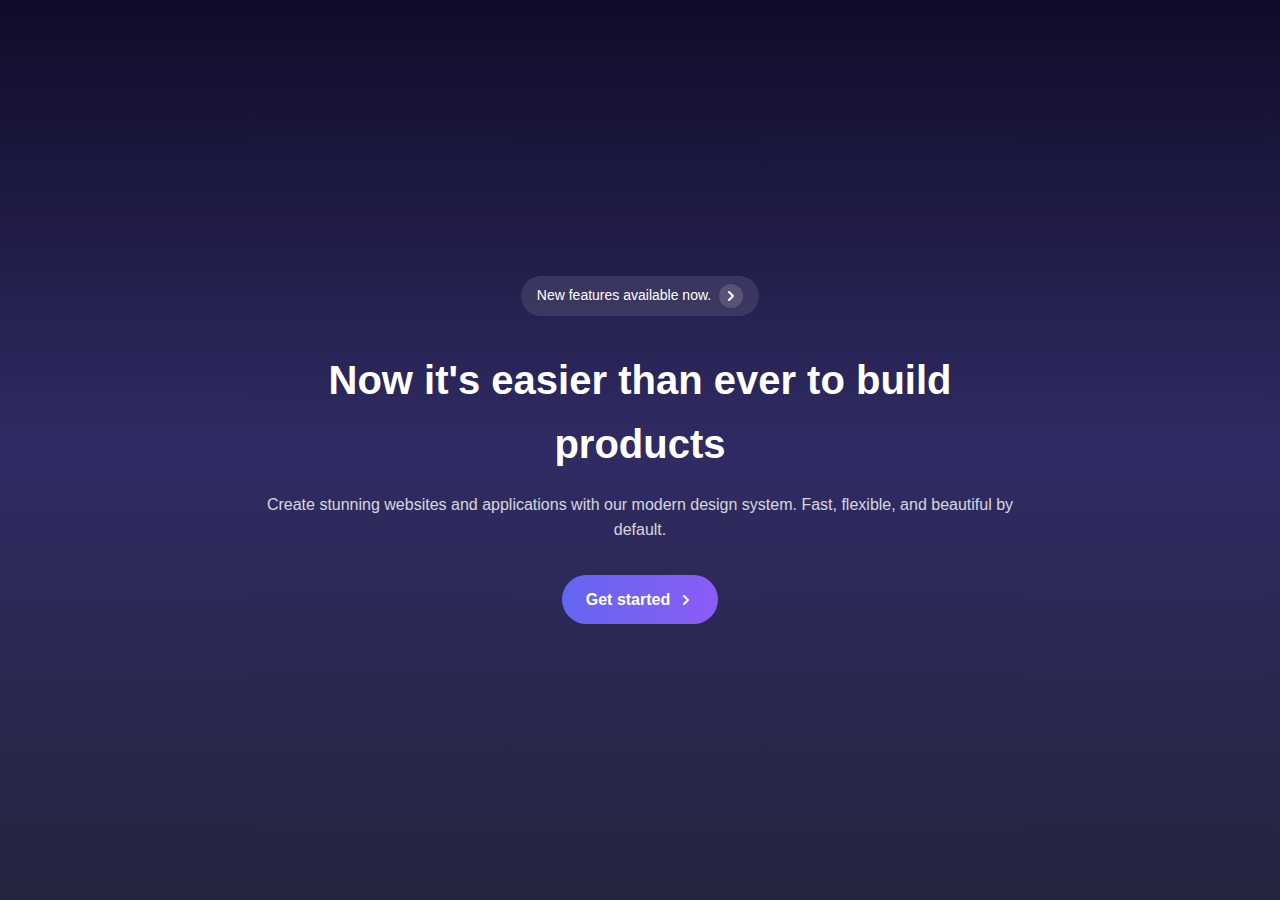
<file: css_proj1/index.html>
<!DOCTYPE html>
<html lang="en">

<head>
    <meta charset="UTF-8" />
    <meta name="viewport" content="width=device-width, initial-scale=1.0" />
    <title>Minimal Hero Section</title>
    <link rel="stylesheet" href="style.css" />
</head>

<body>
    <section class="hero">
        <div class="announcement">
            <a href="#" class="announcement-link">
                <span class="announcement-text">New features available now.</span>
                <span class="announcement-button">
                    <svg width="16" height="16" fill="none" stroke="currentColor" stroke-width="2"
                        stroke-linecap="round" stroke-linejoin="round">
                        <path d="m6 12 4-4-4-4" />
                    </svg>
                </span>
            </a>
        </div>

        <div class="hero-content">
            <h1 class="hero-title">Now it's easier than ever to build products</h1>
            <p class="hero-description">
                Create stunning websites and applications with our modern design
                system. Fast, flexible, and beautiful by default.
            </p>
            <a href="#" class="cta-button">
                Get started
                <svg width="16" height="16" fill="none" stroke="currentColor" stroke-width="2" stroke-linecap="round"
                    stroke-linejoin="round">
                    <path d="m6 12 4-4-4-4" />
                </svg>
            </a>
        </div>
    </section>
</body>

</html>
</file>
<file: css_proj1/style.css>
* {
  margin: 0;
  padding: 0;
  box-sizing: border-box;
}

body {
  font-family: -apple-system, BlinkMacSystemFont, "Segoe UI", Roboto, Oxygen,
    Ubuntu, Cantarell, sans-serif;
  line-height: 1.6;
  color: white;
  background: linear-gradient(to bottom, #0f0c29, #302b63, #24243e);
  min-height: 100vh;
  display: flex;
  align-items: center;
  justify-content: center;
  text-align: center;
  padding: 2rem;
}

.hero {
  max-width: 800px;
  width: 100%;
}

.announcement {
  display: inline-flex;
  align-items: center;
  justify-content: center;
  background-color: rgba(255, 255, 255, 0.1);
  padding: 0.5rem 1rem;
  border-radius: 9999px;
  margin-bottom: 2rem;
  font-size: 0.875rem;
  font-weight: 500;
}

.announcement-link {
  display: flex;
  align-items: center;
  color: white;
  text-decoration: none;
  gap: 0.5rem;
}

.announcement-link:hover {
  text-decoration: underline;
}

.announcement-button {
  display: flex;
  align-items: center;
  justify-content: center;
  background-color: rgba(255, 255, 255, 0.15);
  border-radius: 9999px;
  width: 24px;
  height: 24px;
}

.hero-title {
  font-size: 2.5rem;
  font-weight: 800;
  margin-bottom: 1rem;
}

.hero-description {
  font-size: 1rem;
  opacity: 0.8;
  margin-bottom: 2rem;
}

.cta-button {
  display: inline-flex;
  align-items: center;
  justify-content: center;
  gap: 0.5rem;
  padding: 0.75rem 1.5rem;
  background: linear-gradient(to right, #6366f1, #8b5cf6);
  color: white;
  font-weight: 600;
  border: none;
  border-radius: 9999px;
  text-decoration: none;
  transition: background 0.3s ease;
}

.cta-button:hover {
  background: linear-gradient(to right, #4f46e5, #7c3aed);
}

@media (max-width: 640px) {
  .hero-title {
    font-size: 1.75rem;
  }

  .hero-description {
    font-size: 0.875rem;
  }

  .announcement {
    font-size: 0.75rem;
  }

  .cta-button {
    padding: 0.5rem 1rem;
  }
}
</file>
